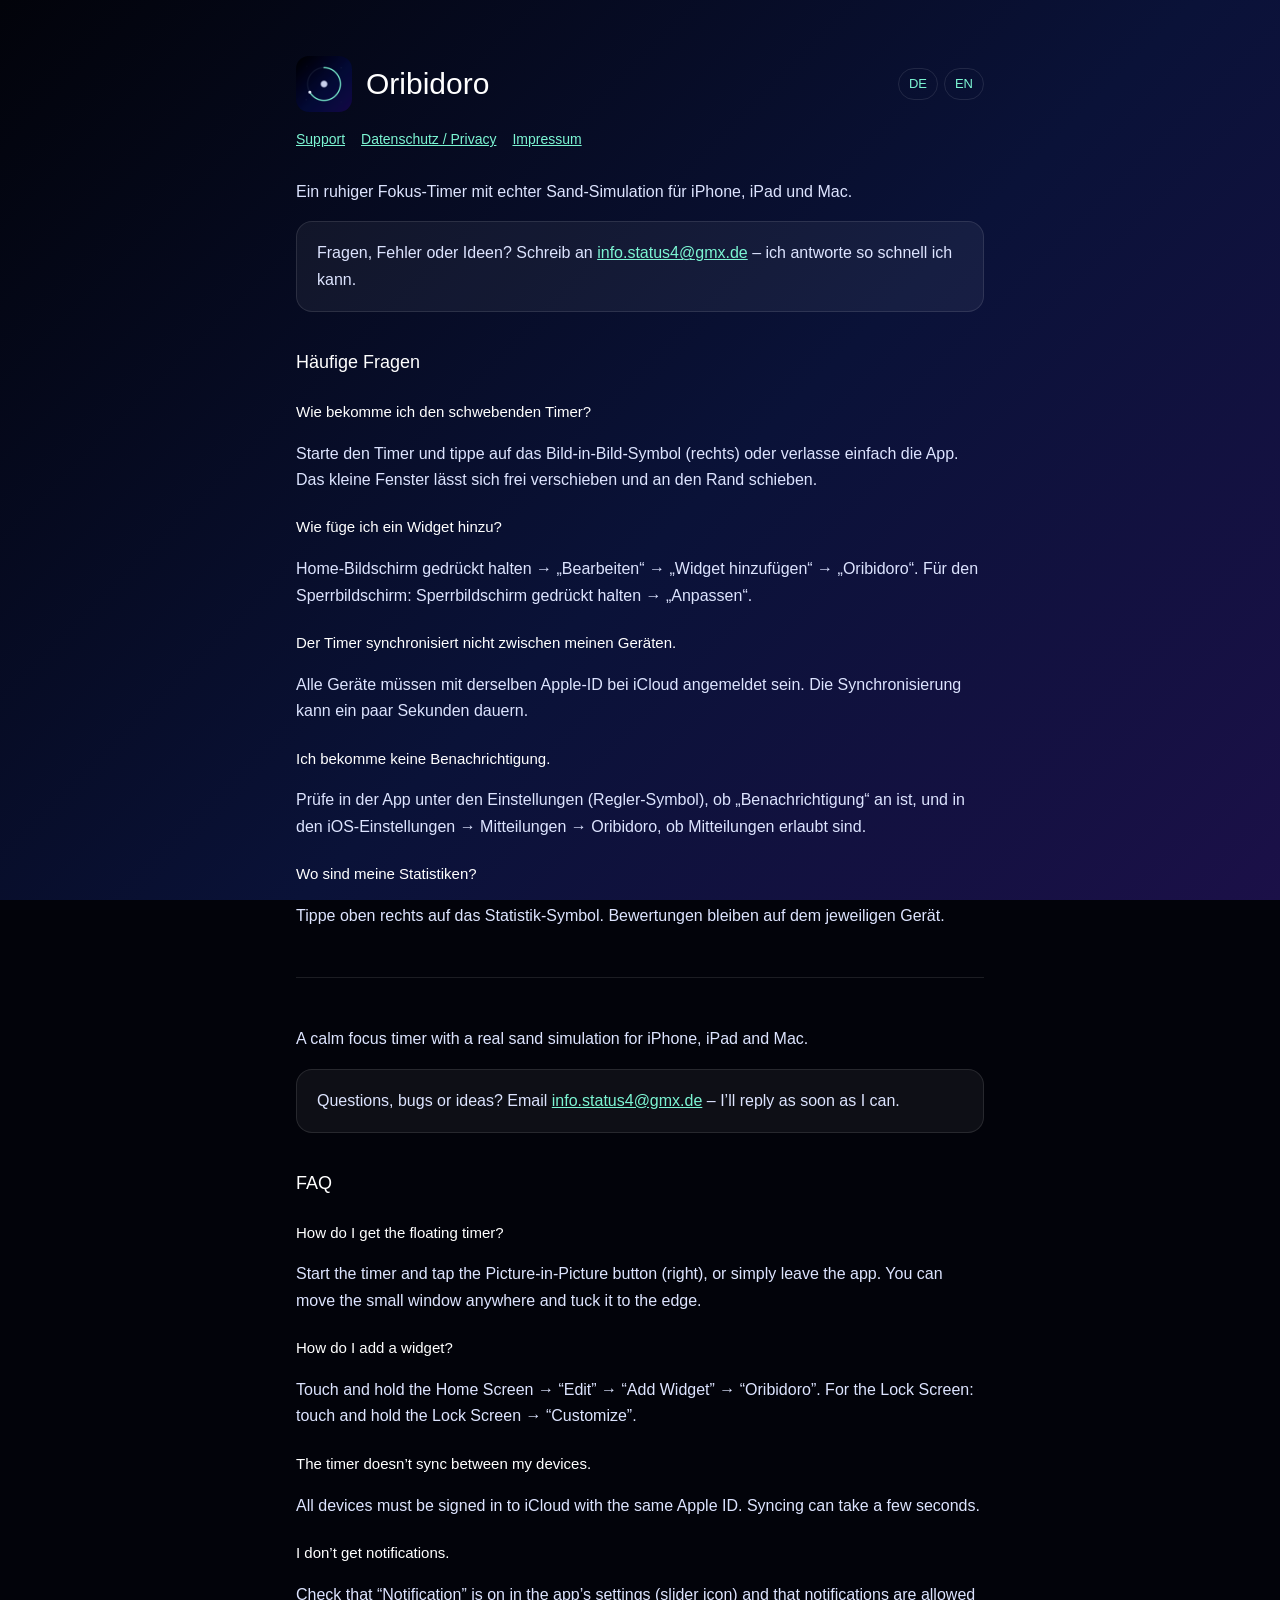
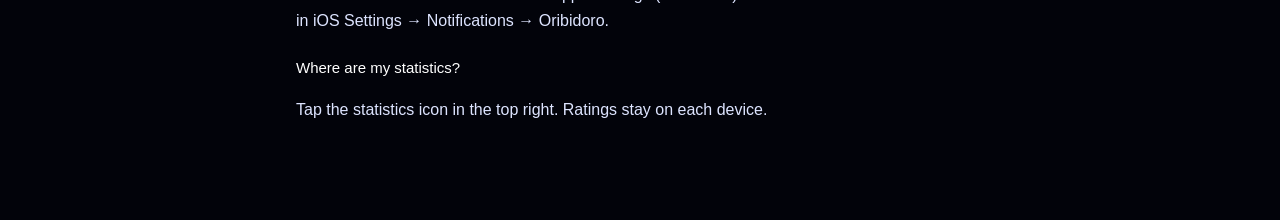
<file: index.html>
<!doctype html>
<html lang="de">
<head>
<meta charset="utf-8">
<meta name="viewport" content="width=device-width,initial-scale=1">
<title>Oribidoro – Support</title>
<link rel="stylesheet" href="style.css">
</head>
<body>
<main>
<header><img src="icon.png" alt=""><h1>Oribidoro</h1><span class="lang"><a href="#de">DE</a><a href="#en">EN</a></span></header>
<nav><a href="index.html">Support</a><a href="privacy.html">Datenschutz / Privacy</a><a href="impressum.html">Impressum</a></nav>

<section id="de">
<p>Ein ruhiger Fokus-Timer mit echter Sand-Simulation für iPhone, iPad und Mac.</p>
<div class="card">Fragen, Fehler oder Ideen? Schreib an <a href="mailto:info.status4@gmx.de">info.status4@gmx.de</a> – ich antworte so schnell ich kann.</div>

<h2>Häufige Fragen</h2>
<h3>Wie bekomme ich den schwebenden Timer?</h3>
<p>Starte den Timer und tippe auf das Bild-in-Bild-Symbol (rechts) oder verlasse einfach die App. Das kleine Fenster lässt sich frei verschieben und an den Rand schieben.</p>
<h3>Wie füge ich ein Widget hinzu?</h3>
<p>Home-Bildschirm gedrückt halten → „Bearbeiten“ → „Widget hinzufügen“ → „Oribidoro“. Für den Sperrbildschirm: Sperrbildschirm gedrückt halten → „Anpassen“.</p>
<h3>Der Timer synchronisiert nicht zwischen meinen Geräten.</h3>
<p>Alle Geräte müssen mit derselben Apple-ID bei iCloud angemeldet sein. Die Synchronisierung kann ein paar Sekunden dauern.</p>
<h3>Ich bekomme keine Benachrichtigung.</h3>
<p>Prüfe in der App unter den Einstellungen (Regler-Symbol), ob „Benachrichtigung“ an ist, und in den iOS-Einstellungen → Mitteilungen → Oribidoro, ob Mitteilungen erlaubt sind.</p>
<h3>Wo sind meine Statistiken?</h3>
<p>Tippe oben rechts auf das Statistik-Symbol. Bewertungen bleiben auf dem jeweiligen Gerät.</p>
</section>

<hr>

<section id="en" lang="en">
<p>A calm focus timer with a real sand simulation for iPhone, iPad and Mac.</p>
<div class="card">Questions, bugs or ideas? Email <a href="mailto:info.status4@gmx.de">info.status4@gmx.de</a> – I’ll reply as soon as I can.</div>
<h2>FAQ</h2>
<h3>How do I get the floating timer?</h3>
<p>Start the timer and tap the Picture-in-Picture button (right), or simply leave the app. You can move the small window anywhere and tuck it to the edge.</p>
<h3>How do I add a widget?</h3>
<p>Touch and hold the Home Screen → “Edit” → “Add Widget” → “Oribidoro”. For the Lock Screen: touch and hold the Lock Screen → “Customize”.</p>
<h3>The timer doesn’t sync between my devices.</h3>
<p>All devices must be signed in to iCloud with the same Apple ID. Syncing can take a few seconds.</p>
<h3>I don’t get notifications.</h3>
<p>Check that “Notification” is on in the app’s settings (slider icon) and that notifications are allowed in iOS Settings → Notifications → Oribidoro.</p>
<h3>Where are my statistics?</h3>
<p>Tap the statistics icon in the top right. Ratings stay on each device.</p>
</section>
</main>
</body>
</html>
</file>
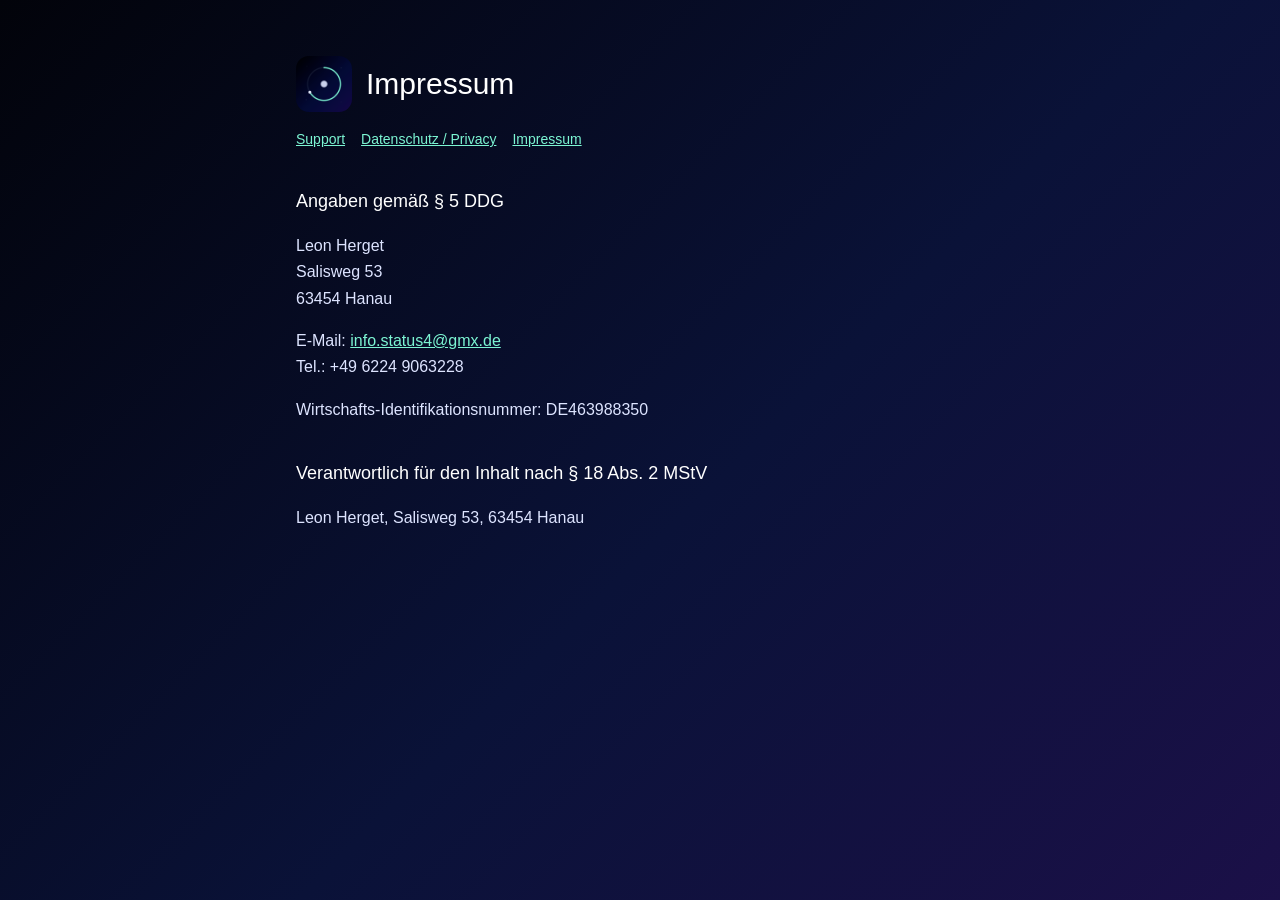
<file: impressum.html>
<!doctype html>
<html lang="de">
<head>
<meta charset="utf-8">
<meta name="viewport" content="width=device-width,initial-scale=1">
<title>Impressum – Oribidoro</title>
<link rel="stylesheet" href="style.css">
</head>
<body>
<main>
<header><img src="icon.png" alt=""><h1>Impressum</h1></header>
<nav><a href="index.html">Support</a><a href="privacy.html">Datenschutz / Privacy</a><a href="impressum.html">Impressum</a></nav>
<h2>Angaben gemäß § 5 DDG</h2>
<p>Leon Herget<br>Salisweg 53<br>63454 Hanau</p>
<p>E-Mail: <a href="mailto:info.status4@gmx.de">info.status4@gmx.de</a><br>Tel.: +49 6224 9063228</p>
<p>Wirtschafts-Identifikationsnummer: DE463988350</p>
<h2>Verantwortlich für den Inhalt nach § 18 Abs. 2 MStV</h2>
<p>Leon Herget, Salisweg 53, 63454 Hanau</p>
</main>
</body>
</html>
</file>
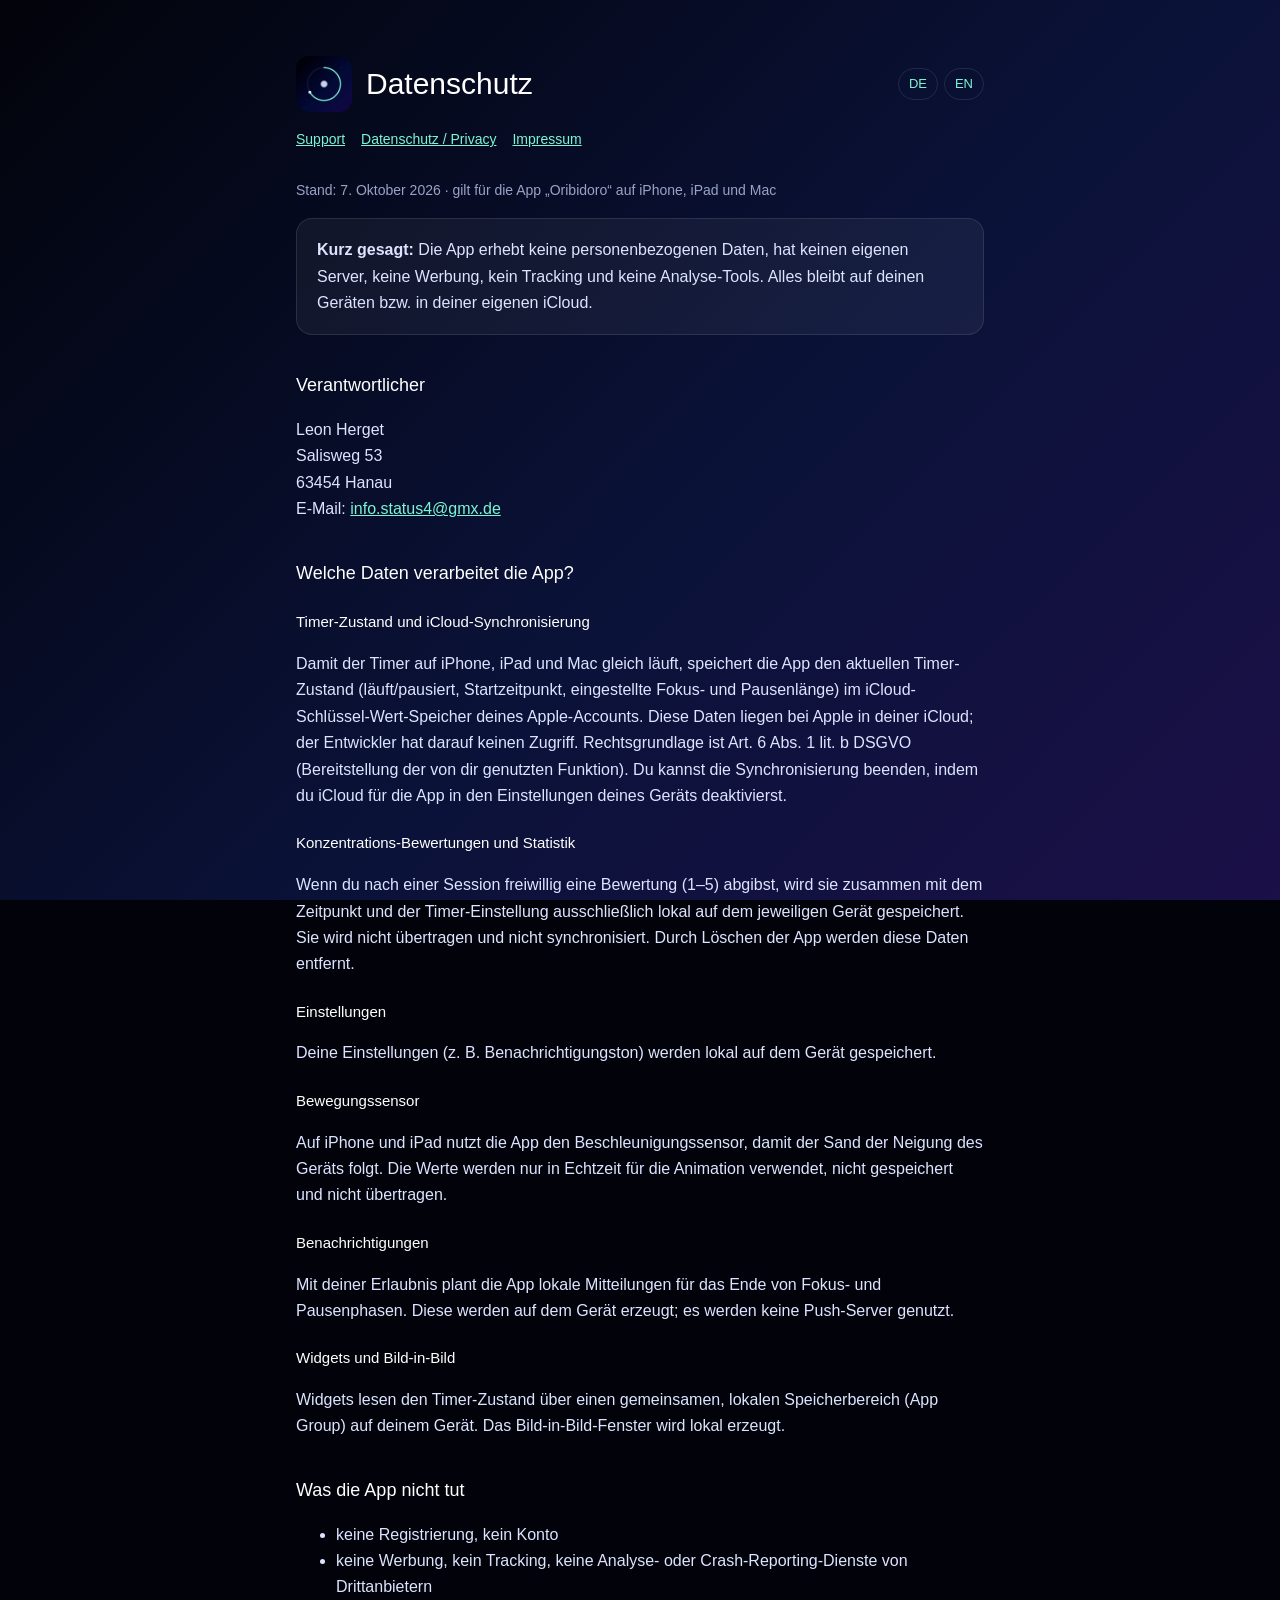
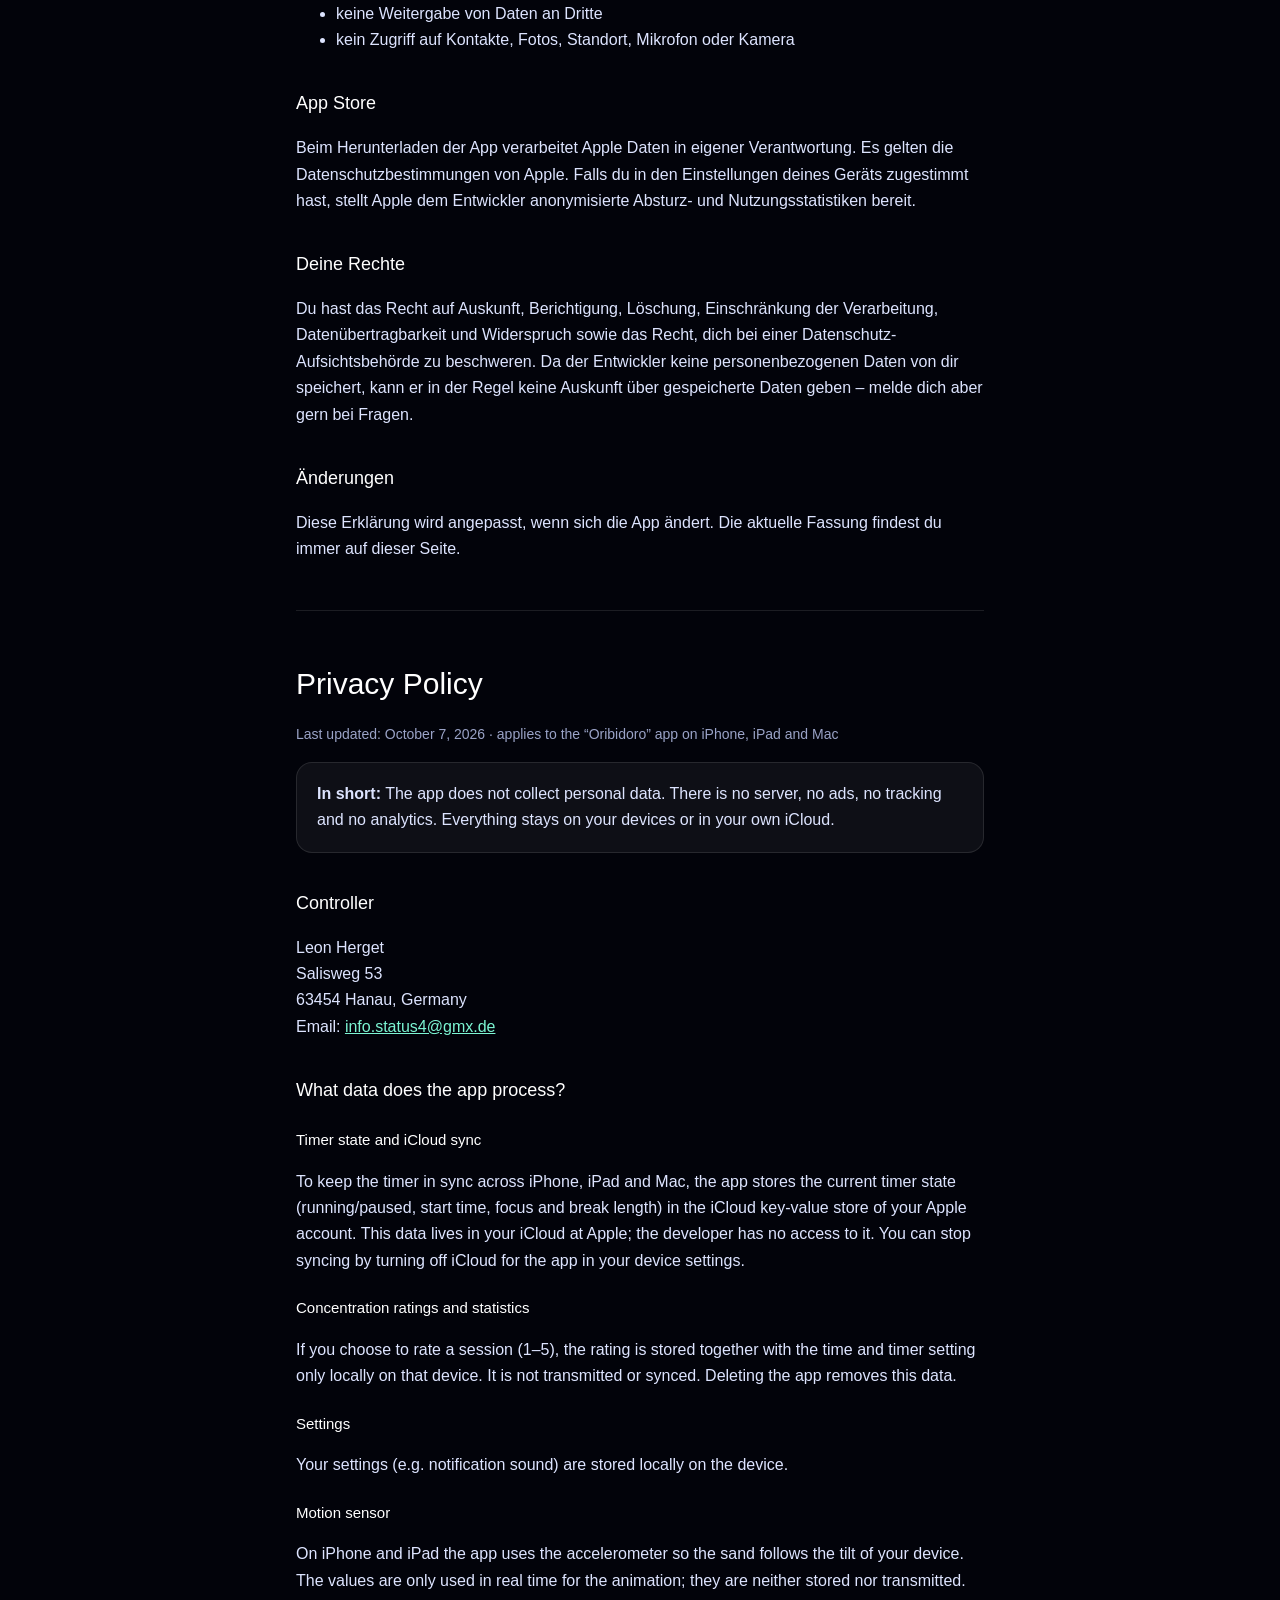
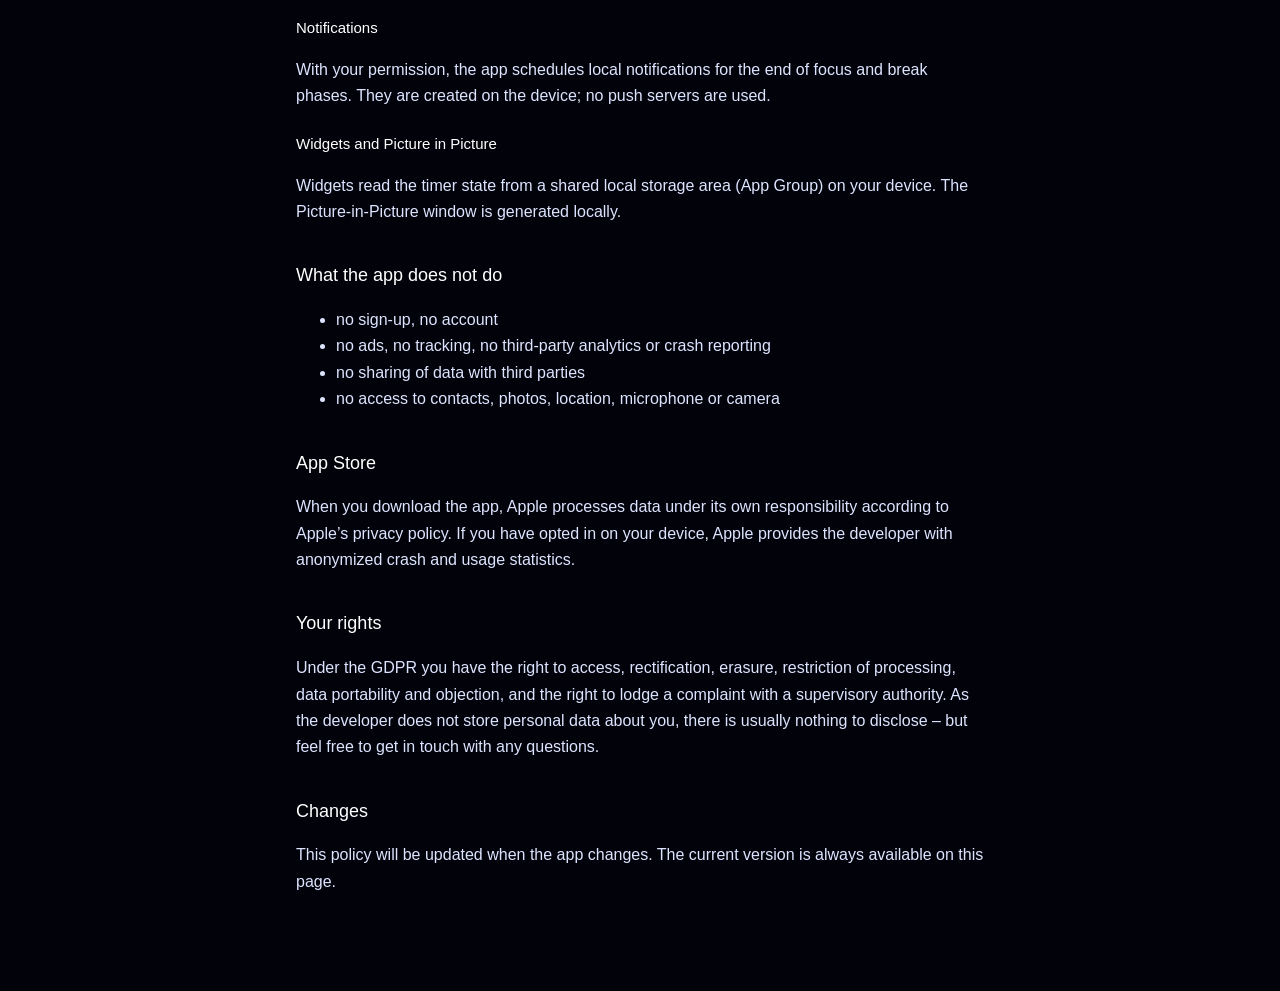
<file: privacy.html>
<!doctype html>
<html lang="de">
<head>
<meta charset="utf-8">
<meta name="viewport" content="width=device-width,initial-scale=1">
<title>Datenschutz – Oribidoro</title>
<link rel="stylesheet" href="style.css">
</head>
<body>
<main>
<header><img src="icon.png" alt=""><h1>Datenschutz</h1><span class="lang"><a href="#de">DE</a><a href="#en">EN</a></span></header>
<nav><a href="index.html">Support</a><a href="privacy.html">Datenschutz / Privacy</a><a href="impressum.html">Impressum</a></nav>

<section id="de">
<p class="muted">Stand: 7. Oktober 2026 · gilt für die App „Oribidoro“ auf iPhone, iPad und Mac</p>

<div class="card"><strong>Kurz gesagt:</strong> Die App erhebt keine personenbezogenen Daten, hat keinen eigenen Server, keine Werbung, kein Tracking und keine Analyse-Tools. Alles bleibt auf deinen Geräten bzw. in deiner eigenen iCloud.</div>

<h2>Verantwortlicher</h2>
<p>Leon Herget<br>Salisweg 53<br>63454 Hanau<br>E-Mail: <a href="mailto:info.status4@gmx.de">info.status4@gmx.de</a></p>

<h2>Welche Daten verarbeitet die App?</h2>
<h3>Timer-Zustand und iCloud-Synchronisierung</h3>
<p>Damit der Timer auf iPhone, iPad und Mac gleich läuft, speichert die App den aktuellen Timer-Zustand (läuft/pausiert, Startzeitpunkt, eingestellte Fokus- und Pausenlänge) im iCloud-Schlüssel-Wert-Speicher deines Apple-Accounts. Diese Daten liegen bei Apple in deiner iCloud; der Entwickler hat darauf keinen Zugriff. Rechtsgrundlage ist Art. 6 Abs. 1 lit. b DSGVO (Bereitstellung der von dir genutzten Funktion). Du kannst die Synchronisierung beenden, indem du iCloud für die App in den Einstellungen deines Geräts deaktivierst.</p>

<h3>Konzentrations-Bewertungen und Statistik</h3>
<p>Wenn du nach einer Session freiwillig eine Bewertung (1–5) abgibst, wird sie zusammen mit dem Zeitpunkt und der Timer-Einstellung ausschließlich lokal auf dem jeweiligen Gerät gespeichert. Sie wird nicht übertragen und nicht synchronisiert. Durch Löschen der App werden diese Daten entfernt.</p>

<h3>Einstellungen</h3>
<p>Deine Einstellungen (z. B. Benachrichtigungston) werden lokal auf dem Gerät gespeichert.</p>

<h3>Bewegungssensor</h3>
<p>Auf iPhone und iPad nutzt die App den Beschleunigungssensor, damit der Sand der Neigung des Geräts folgt. Die Werte werden nur in Echtzeit für die Animation verwendet, nicht gespeichert und nicht übertragen.</p>

<h3>Benachrichtigungen</h3>
<p>Mit deiner Erlaubnis plant die App lokale Mitteilungen für das Ende von Fokus- und Pausenphasen. Diese werden auf dem Gerät erzeugt; es werden keine Push-Server genutzt.</p>

<h3>Widgets und Bild-in-Bild</h3>
<p>Widgets lesen den Timer-Zustand über einen gemeinsamen, lokalen Speicherbereich (App Group) auf deinem Gerät. Das Bild-in-Bild-Fenster wird lokal erzeugt.</p>

<h2>Was die App nicht tut</h2>
<ul>
<li>keine Registrierung, kein Konto</li>
<li>keine Werbung, kein Tracking, keine Analyse- oder Crash-Reporting-Dienste von Drittanbietern</li>
<li>keine Weitergabe von Daten an Dritte</li>
<li>kein Zugriff auf Kontakte, Fotos, Standort, Mikrofon oder Kamera</li>
</ul>

<h2>App Store</h2>
<p>Beim Herunterladen der App verarbeitet Apple Daten in eigener Verantwortung. Es gelten die Datenschutzbestimmungen von Apple. Falls du in den Einstellungen deines Geräts zugestimmt hast, stellt Apple dem Entwickler anonymisierte Absturz- und Nutzungsstatistiken bereit.</p>

<h2>Deine Rechte</h2>
<p>Du hast das Recht auf Auskunft, Berichtigung, Löschung, Einschränkung der Verarbeitung, Datenübertragbarkeit und Widerspruch sowie das Recht, dich bei einer Datenschutz-Aufsichtsbehörde zu beschweren. Da der Entwickler keine personenbezogenen Daten von dir speichert, kann er in der Regel keine Auskunft über gespeicherte Daten geben – melde dich aber gern bei Fragen.</p>

<h2>Änderungen</h2>
<p>Diese Erklärung wird angepasst, wenn sich die App ändert. Die aktuelle Fassung findest du immer auf dieser Seite.</p>
</section>

<hr>

<section id="en" lang="en">
<h1>Privacy Policy</h1>
<p class="muted">Last updated: October 7, 2026 · applies to the “Oribidoro” app on iPhone, iPad and Mac</p>

<div class="card"><strong>In short:</strong> The app does not collect personal data. There is no server, no ads, no tracking and no analytics. Everything stays on your devices or in your own iCloud.</div>

<h2>Controller</h2>
<p>Leon Herget<br>Salisweg 53<br>63454 Hanau, Germany<br>Email: <a href="mailto:info.status4@gmx.de">info.status4@gmx.de</a></p>

<h2>What data does the app process?</h2>
<h3>Timer state and iCloud sync</h3>
<p>To keep the timer in sync across iPhone, iPad and Mac, the app stores the current timer state (running/paused, start time, focus and break length) in the iCloud key-value store of your Apple account. This data lives in your iCloud at Apple; the developer has no access to it. You can stop syncing by turning off iCloud for the app in your device settings.</p>
<h3>Concentration ratings and statistics</h3>
<p>If you choose to rate a session (1–5), the rating is stored together with the time and timer setting only locally on that device. It is not transmitted or synced. Deleting the app removes this data.</p>
<h3>Settings</h3>
<p>Your settings (e.g. notification sound) are stored locally on the device.</p>
<h3>Motion sensor</h3>
<p>On iPhone and iPad the app uses the accelerometer so the sand follows the tilt of your device. The values are only used in real time for the animation; they are neither stored nor transmitted.</p>
<h3>Notifications</h3>
<p>With your permission, the app schedules local notifications for the end of focus and break phases. They are created on the device; no push servers are used.</p>
<h3>Widgets and Picture in Picture</h3>
<p>Widgets read the timer state from a shared local storage area (App Group) on your device. The Picture-in-Picture window is generated locally.</p>

<h2>What the app does not do</h2>
<ul>
<li>no sign-up, no account</li>
<li>no ads, no tracking, no third-party analytics or crash reporting</li>
<li>no sharing of data with third parties</li>
<li>no access to contacts, photos, location, microphone or camera</li>
</ul>

<h2>App Store</h2>
<p>When you download the app, Apple processes data under its own responsibility according to Apple’s privacy policy. If you have opted in on your device, Apple provides the developer with anonymized crash and usage statistics.</p>

<h2>Your rights</h2>
<p>Under the GDPR you have the right to access, rectification, erasure, restriction of processing, data portability and objection, and the right to lodge a complaint with a supervisory authority. As the developer does not store personal data about you, there is usually nothing to disclose – but feel free to get in touch with any questions.</p>

<h2>Changes</h2>
<p>This policy will be updated when the app changes. The current version is always available on this page.</p>
</section>
</main>
</body>
</html>
</file>
<file: style.css>
:root{--bg1:#02030a;--bg2:#0a1238;--bg3:#1b1048;--text:#dde4ff;--muted:#9aa3c7;--accent:#7cf5d3;--card:rgba(255,255,255,.05);--line:rgba(255,255,255,.1)}
*{box-sizing:border-box}
html{background:var(--bg1)}
body{margin:0;min-height:100vh;color:var(--text);font:16px/1.65 -apple-system,BlinkMacSystemFont,"SF Pro Text","Helvetica Neue",sans-serif;
  background:linear-gradient(135deg,var(--bg1),var(--bg2) 55%,var(--bg3)) fixed}
main{max-width:720px;margin:0 auto;padding:56px 16px 80px}
header{display:flex;align-items:center;gap:14px;margin-bottom:28px}
header img{width:56px;height:56px;border-radius:13px}
h1{font-weight:300;font-size:30px;margin:0;color:#fff}
h2{font-weight:500;font-size:18px;margin:36px 0 8px;color:#fff}
h3{font-weight:500;font-size:15px;margin:22px 0 4px;color:#fff}
p,li{color:var(--text)}
.muted{color:var(--muted);font-size:14px}
a{color:var(--accent)}
.card{background:var(--card);border:1px solid var(--line);border-radius:16px;padding:18px 20px;margin:16px 0}
nav{display:flex;gap:16px;flex-wrap:wrap;margin:-12px 0 28px;font-size:14px}
.lang{display:inline-flex;gap:6px;margin-left:auto}
.lang a{padding:4px 10px;border:1px solid var(--line);border-radius:99px;text-decoration:none;font-size:13px}
hr{border:0;border-top:1px solid var(--line);margin:48px 0}
</file>
